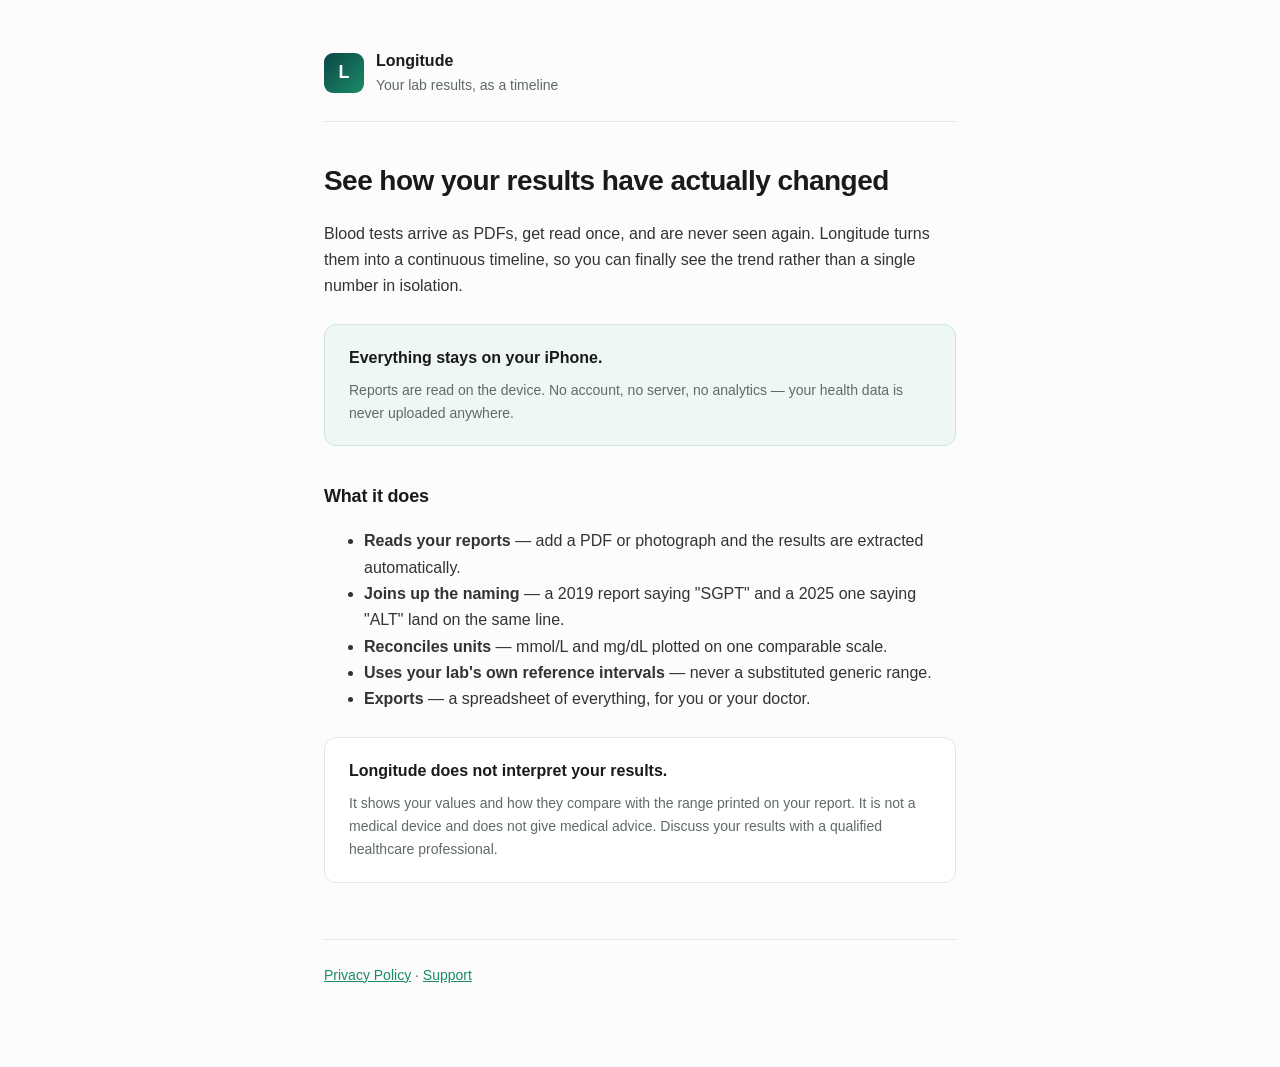
<file: docs/index.html>
<!doctype html><html lang="en"><head>
<meta charset="utf-8"><meta name="viewport" content="width=device-width,initial-scale=1">
<title>Longitude</title><link rel="stylesheet" href="style.css"></head><body>
<div class="wrap">
<header><a class="logo" href="./"><div class="mark">L</div><div>
<strong>Longitude</strong><div class="muted">Your lab results, as a timeline</div></div></a></header>

<h1>See how your results have actually changed</h1>
<p>Blood tests arrive as PDFs, get read once, and are never seen again. Longitude turns them into
a continuous timeline, so you can finally see the trend rather than a single number in isolation.</p>

<div class="card key">
<strong>Everything stays on your iPhone.</strong>
<p class="muted" style="margin:8px 0 0">Reports are read on the device. No account, no server,
no analytics — your health data is never uploaded anywhere.</p>
</div>

<h2>What it does</h2>
<ul>
<li><strong>Reads your reports</strong> — add a PDF or photograph and the results are extracted automatically.</li>
<li><strong>Joins up the naming</strong> — a 2019 report saying "SGPT" and a 2025 one saying "ALT" land on the same line.</li>
<li><strong>Reconciles units</strong> — mmol/L and mg/dL plotted on one comparable scale.</li>
<li><strong>Uses your lab's own reference intervals</strong> — never a substituted generic range.</li>
<li><strong>Exports</strong> — a spreadsheet of everything, for you or your doctor.</li>
</ul>

<div class="card">
<strong>Longitude does not interpret your results.</strong>
<p class="muted" style="margin:8px 0 0">It shows your values and how they compare with the range
printed on your report. It is not a medical device and does not give medical advice. Discuss your
results with a qualified healthcare professional.</p>
</div>

<footer class="muted"><a href="privacy.html">Privacy Policy</a> · <a href="support.html">Support</a></footer>
</div></body></html>
</file>
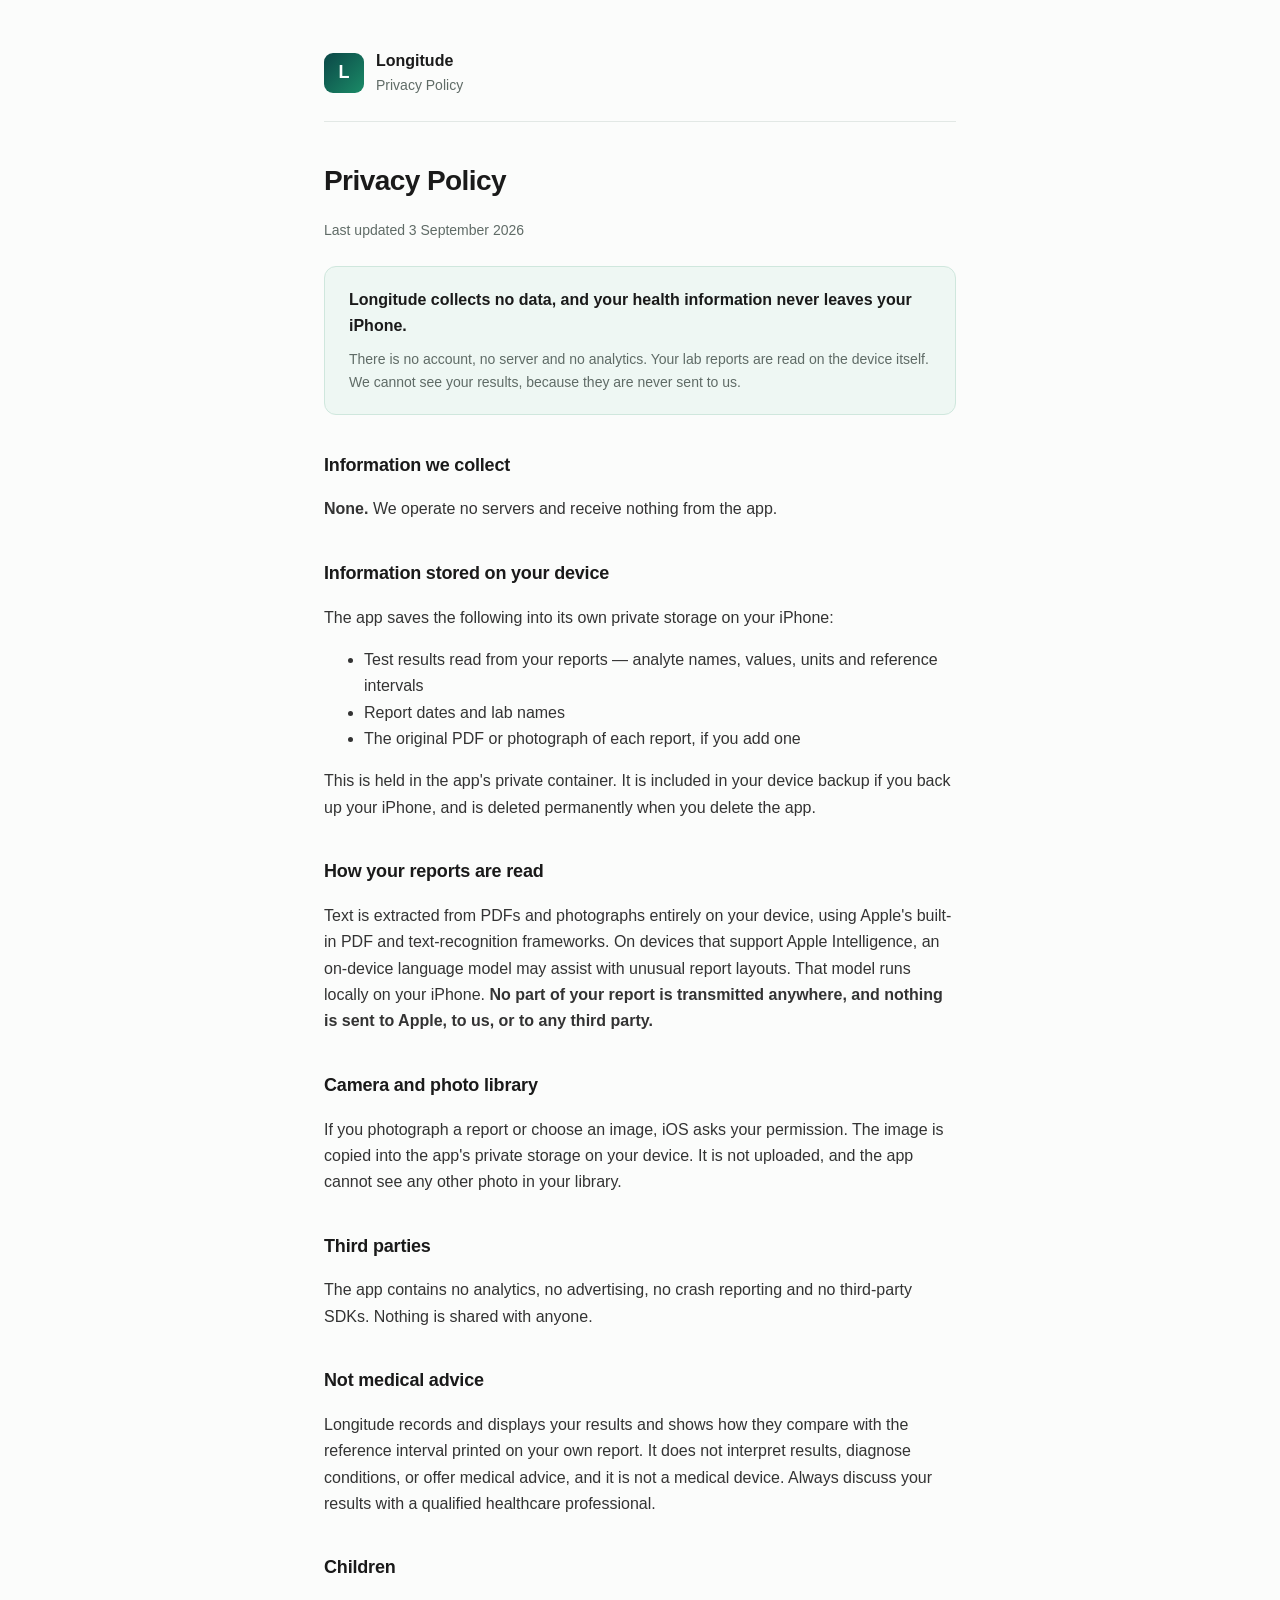
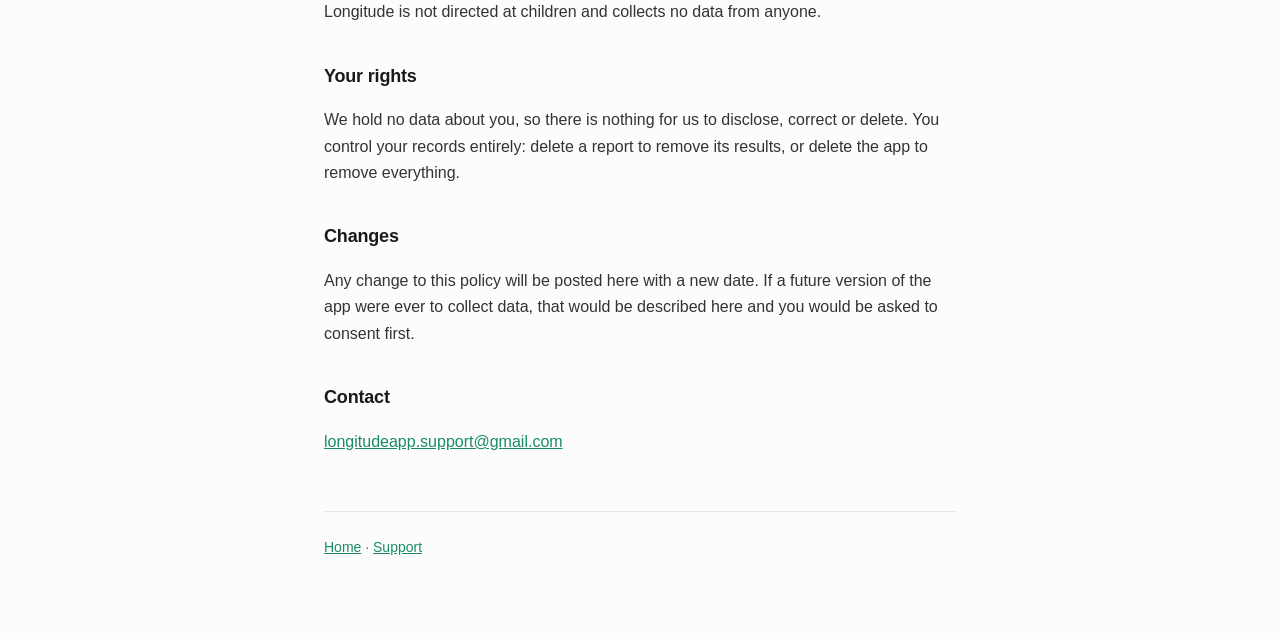
<file: docs/privacy.html>
<!doctype html><html lang="en"><head>
<meta charset="utf-8"><meta name="viewport" content="width=device-width,initial-scale=1">
<title>Privacy Policy — Longitude</title><link rel="stylesheet" href="style.css"></head><body>
<div class="wrap">
<header><a class="logo" href="./"><div class="mark">L</div><div>
<strong>Longitude</strong><div class="muted">Privacy Policy</div></div></a></header>

<h1>Privacy Policy</h1>
<p class="muted">Last updated 3 September 2026</p>

<div class="card key">
<strong>Longitude collects no data, and your health information never leaves your iPhone.</strong>
<p class="muted" style="margin:8px 0 0">There is no account, no server and no analytics. Your lab
reports are read on the device itself. We cannot see your results, because they are never sent to us.</p>
</div>

<h2>Information we collect</h2>
<p><strong>None.</strong> We operate no servers and receive nothing from the app.</p>

<h2>Information stored on your device</h2>
<p>The app saves the following into its own private storage on your iPhone:</p>
<ul>
<li>Test results read from your reports — analyte names, values, units and reference intervals</li>
<li>Report dates and lab names</li>
<li>The original PDF or photograph of each report, if you add one</li>
</ul>
<p>This is held in the app's private container. It is included in your device backup if you back up
your iPhone, and is deleted permanently when you delete the app.</p>

<h2>How your reports are read</h2>
<p>Text is extracted from PDFs and photographs entirely on your device, using Apple's built-in
PDF and text-recognition frameworks. On devices that support Apple Intelligence, an on-device
language model may assist with unusual report layouts. That model runs locally on your iPhone.
<strong>No part of your report is transmitted anywhere, and nothing is sent to Apple, to us, or to
any third party.</strong></p>

<h2>Camera and photo library</h2>
<p>If you photograph a report or choose an image, iOS asks your permission. The image is copied
into the app's private storage on your device. It is not uploaded, and the app cannot see any
other photo in your library.</p>

<h2>Third parties</h2>
<p>The app contains no analytics, no advertising, no crash reporting and no third-party SDKs.
Nothing is shared with anyone.</p>

<h2>Not medical advice</h2>
<p>Longitude records and displays your results and shows how they compare with the reference
interval printed on your own report. It does not interpret results, diagnose conditions, or offer
medical advice, and it is not a medical device. Always discuss your results with a qualified
healthcare professional.</p>

<h2>Children</h2>
<p>Longitude is not directed at children and collects no data from anyone.</p>

<h2>Your rights</h2>
<p>We hold no data about you, so there is nothing for us to disclose, correct or delete. You
control your records entirely: delete a report to remove its results, or delete the app to remove
everything.</p>

<h2>Changes</h2>
<p>Any change to this policy will be posted here with a new date. If a future version of the app
were ever to collect data, that would be described here and you would be asked to consent first.</p>

<h2>Contact</h2>
<p><a href="mailto:longitudeapp.support@gmail.com">longitudeapp.support@gmail.com</a></p>

<footer class="muted"><a href="./">Home</a> · <a href="support.html">Support</a></footer>
</div></body></html>
</file>
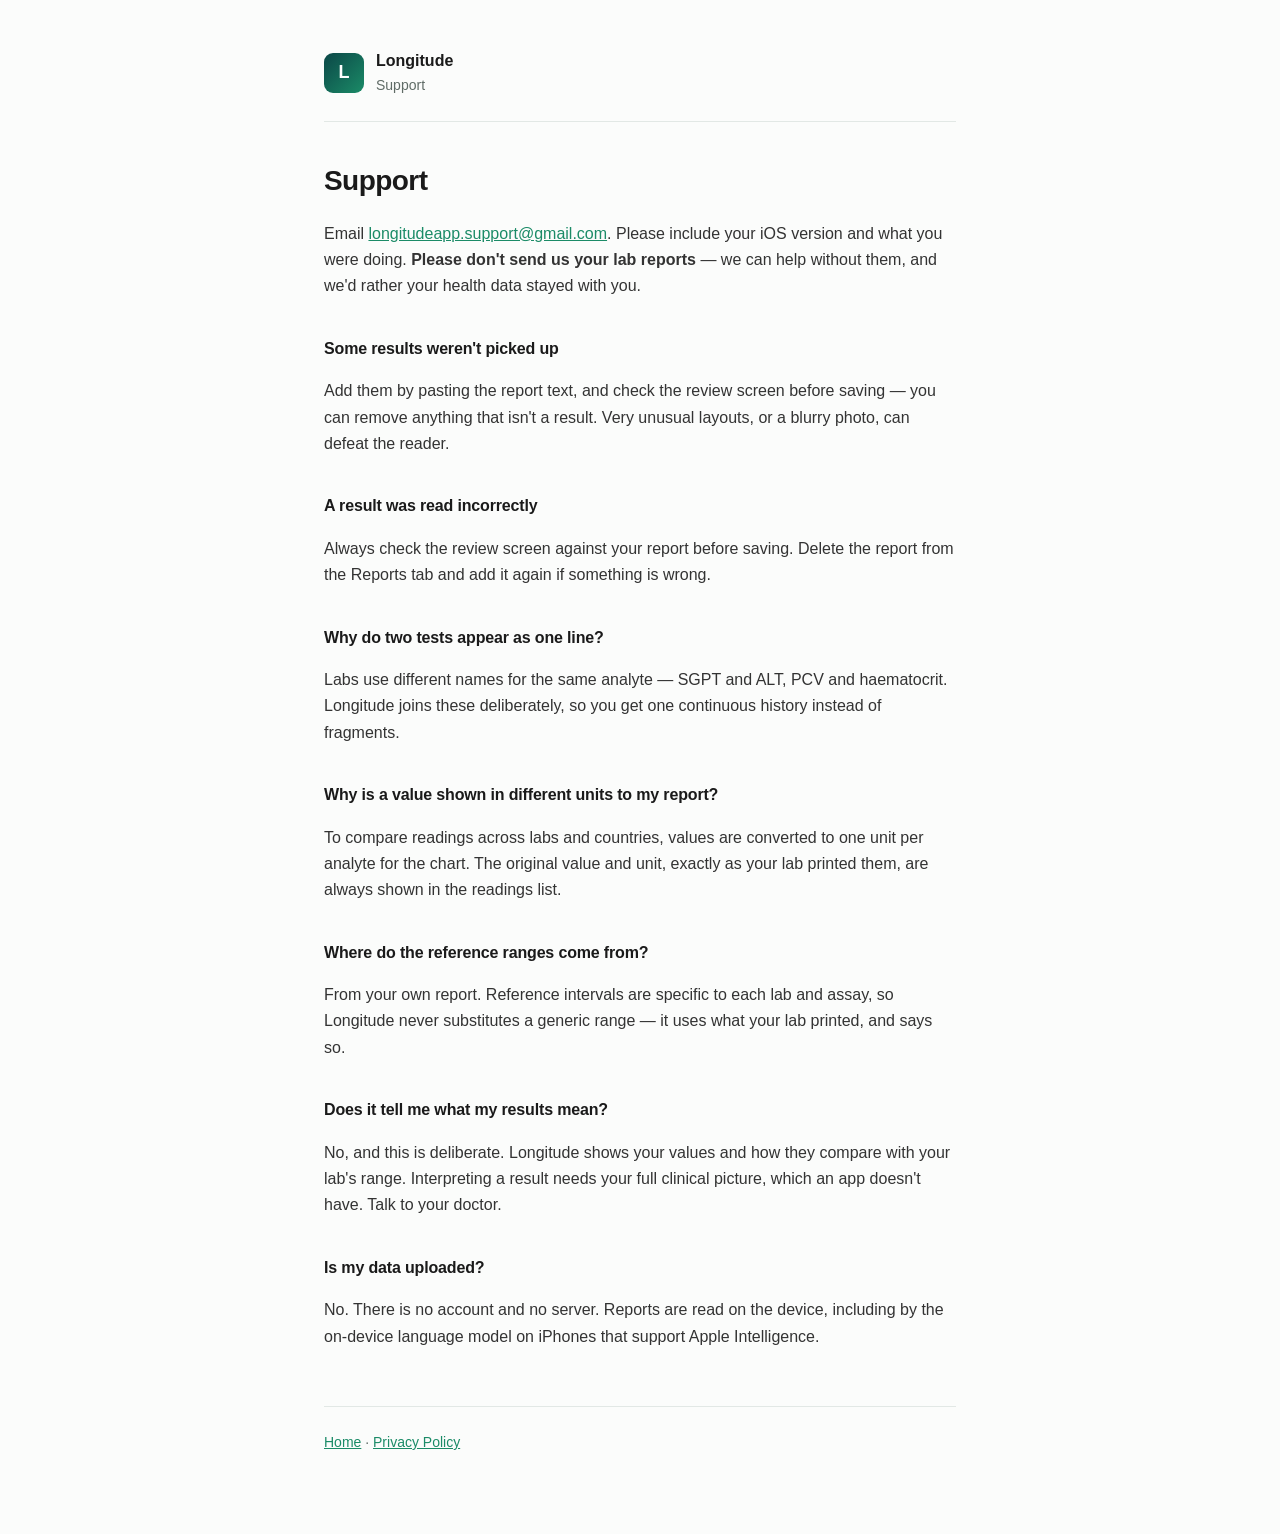
<file: docs/support.html>
<!doctype html><html lang="en"><head>
<meta charset="utf-8"><meta name="viewport" content="width=device-width,initial-scale=1">
<title>Support — Longitude</title><link rel="stylesheet" href="style.css"></head><body>
<div class="wrap">
<header><a class="logo" href="./"><div class="mark">L</div><div>
<strong>Longitude</strong><div class="muted">Support</div></div></a></header>
<h1>Support</h1>
<p>Email <a href="mailto:longitudeapp.support@gmail.com">longitudeapp.support@gmail.com</a>. Please include your
iOS version and what you were doing. <strong>Please don't send us your lab reports</strong> — we
can help without them, and we'd rather your health data stayed with you.</p>

<h2 style="font-size:16px">Some results weren't picked up</h2>
<p>Add them by pasting the report text, and check the review screen before saving — you can remove
anything that isn't a result. Very unusual layouts, or a blurry photo, can defeat the reader.</p>

<h2 style="font-size:16px">A result was read incorrectly</h2>
<p>Always check the review screen against your report before saving. Delete the report from the
Reports tab and add it again if something is wrong.</p>

<h2 style="font-size:16px">Why do two tests appear as one line?</h2>
<p>Labs use different names for the same analyte — SGPT and ALT, PCV and haematocrit. Longitude
joins these deliberately, so you get one continuous history instead of fragments.</p>

<h2 style="font-size:16px">Why is a value shown in different units to my report?</h2>
<p>To compare readings across labs and countries, values are converted to one unit per analyte for
the chart. The original value and unit, exactly as your lab printed them, are always shown in the
readings list.</p>

<h2 style="font-size:16px">Where do the reference ranges come from?</h2>
<p>From your own report. Reference intervals are specific to each lab and assay, so Longitude never
substitutes a generic range — it uses what your lab printed, and says so.</p>

<h2 style="font-size:16px">Does it tell me what my results mean?</h2>
<p>No, and this is deliberate. Longitude shows your values and how they compare with your lab's
range. Interpreting a result needs your full clinical picture, which an app doesn't have. Talk to
your doctor.</p>

<h2 style="font-size:16px">Is my data uploaded?</h2>
<p>No. There is no account and no server. Reports are read on the device, including by the
on-device language model on iPhones that support Apple Intelligence.</p>

<footer class="muted"><a href="./">Home</a> · <a href="privacy.html">Privacy Policy</a></footer>
</div></body></html>
</file>
<file: docs/style.css>
:root { --ink:#1a1a1a; --muted:#5f6b66; --line:#e2e8e5; --accent:#1b8b67; --bg:#fbfcfb; }
* { box-sizing:border-box; }
body { margin:0; padding:0; background:var(--bg); color:var(--ink);
  font:16px/1.65 -apple-system,BlinkMacSystemFont,"Segoe UI",Roboto,sans-serif; }
.wrap { max-width:680px; margin:0 auto; padding:48px 24px 80px; }
header { border-bottom:1px solid var(--line); padding-bottom:24px; margin-bottom:36px; }
.logo { display:flex; align-items:center; gap:12px; text-decoration:none; color:var(--ink); }
.mark { width:40px; height:40px; border-radius:9px; background:linear-gradient(135deg,#0b4747,#1b8b67);
  display:flex; align-items:center; justify-content:center; color:#fff; font-weight:700; font-size:18px; }
h1 { font-size:28px; margin:0 0 6px; letter-spacing:-.02em; }
h2 { font-size:18px; margin:36px 0 10px; letter-spacing:-.01em; }
p, li { color:#333; }
.muted { color:var(--muted); font-size:14px; }
.card { background:#fff; border:1px solid var(--line); border-radius:12px; padding:20px 24px; margin:24px 0; }
.key { background:#eef7f3; border:1px solid #cfe7dd; }
a { color:var(--accent); }
footer { margin-top:56px; padding-top:24px; border-top:1px solid var(--line); }
code { background:#f0f3f2; padding:2px 5px; border-radius:4px; font-size:13px; }
</file>
